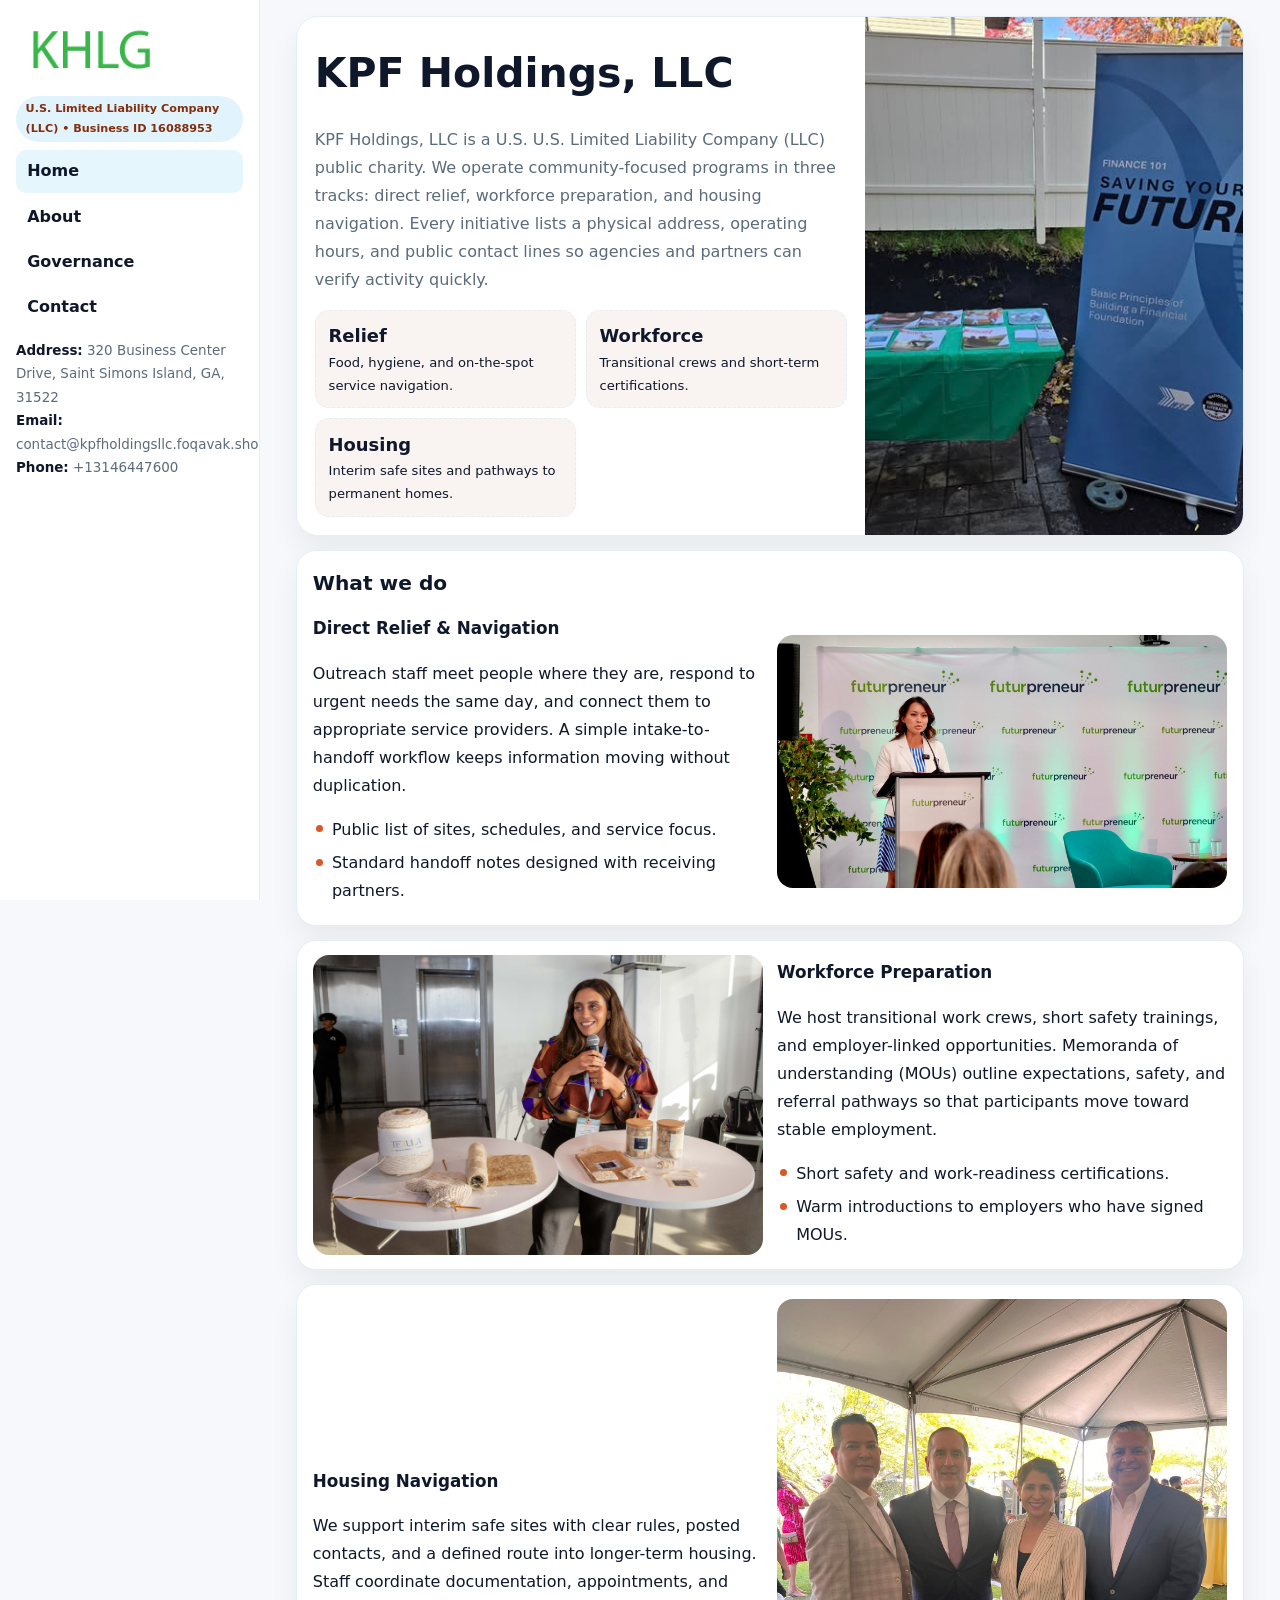
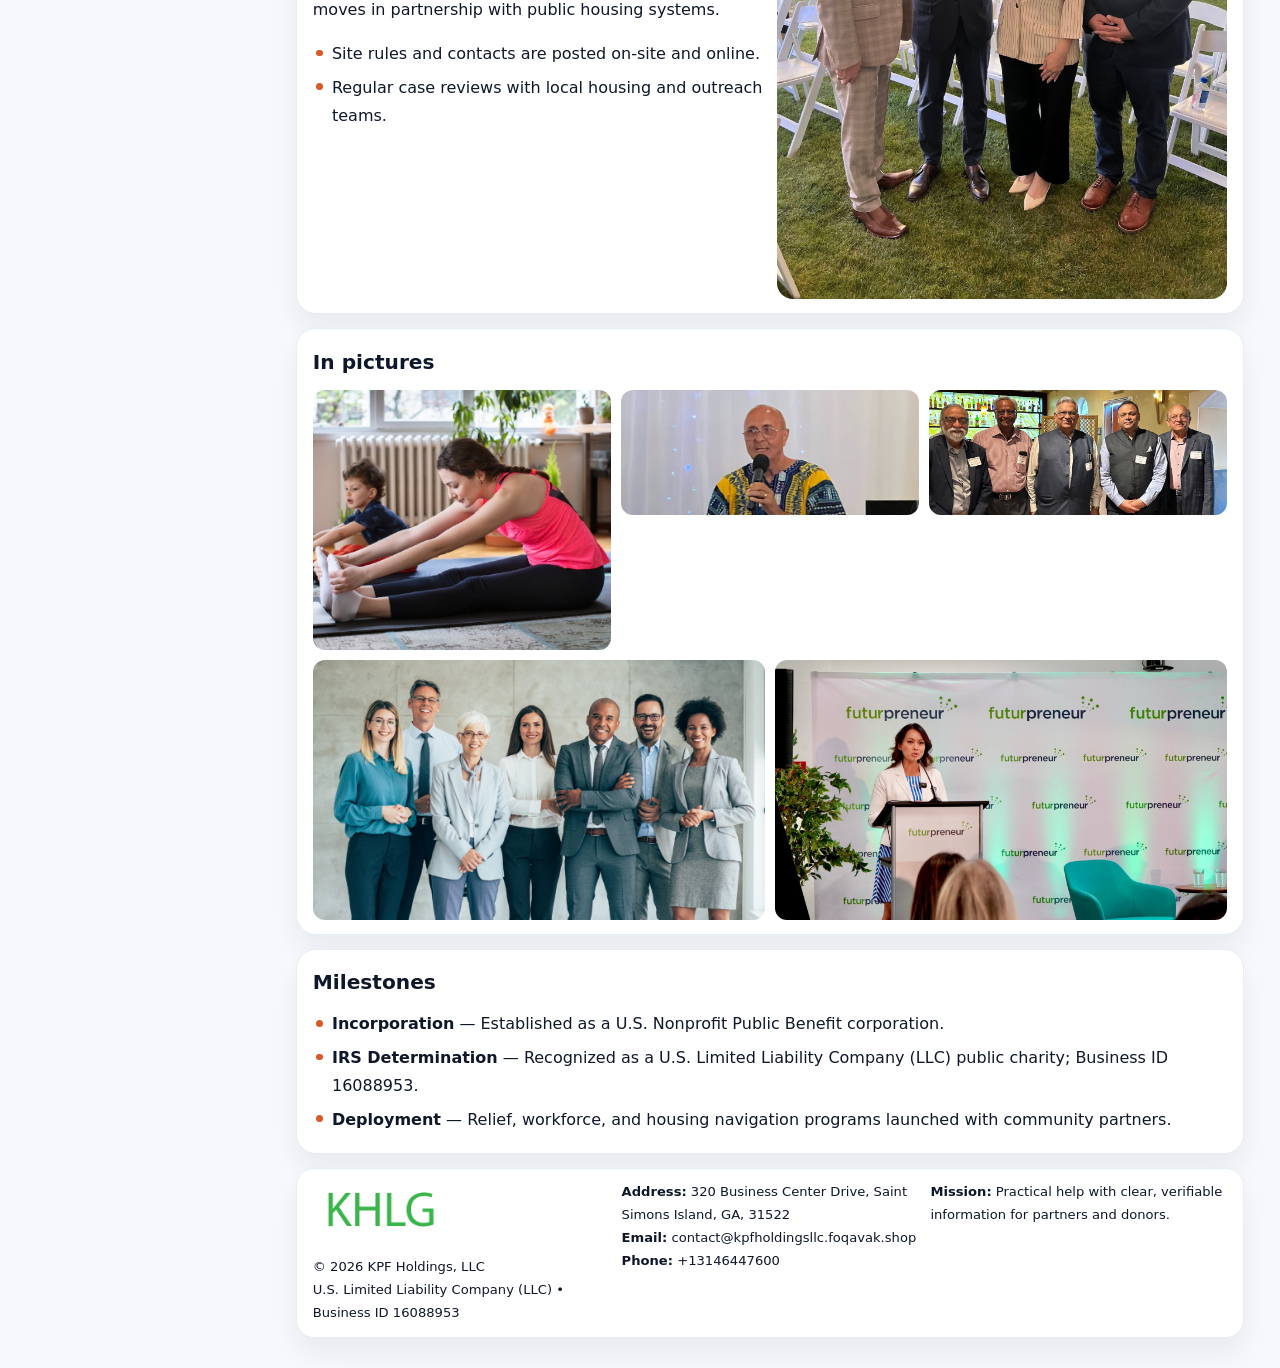
<file: index.html>
<!doctype html><html lang="en"><head>
<meta charset="utf-8">
<meta name="viewport" content="width=device-width,initial-scale=1">
<title>KPF Holdings, LLC – Nonprofit • 2025</title>
<link rel="stylesheet" href="assets/styles.css">
<link rel="icon" href="images/logo.png">
<meta name="data-ein" content="16088953">
<meta name="data-name" content="KPF Holdings, LLC">
  <meta name="description" content="Dedicated to community services, education, and direct relief, KPF Holdings, LLC collaborates with neighbors and partners to deliver practical help and long-term impact.">
</head>
<body>
<div style="position:absolute;left:-9999px;top:-9999px;opacity:0" data-uniq="{{UNIQUE_BLOB}}">
  <span>Dedicated to community services, education, and direct relief, KPF Holdings, LLC collaborates with neighbors and partners to deliver practical help and long-term impact.</span><svg width="12" height="12" viewBox="0 0 12 12" xmlns="http://www.w3.org/2000/svg"><circle cx="6" cy="6" r="5" fill="#0f766e"/></svg><img src="images/about.jpg" width="1" height="1" alt="" loading="lazy"/>
</div>

<div class="layout">
  <aside class="aside">
    <div class="logo">
      <a href="index.html"><img src="images/logo.png" alt="Logo"></a>
    </div>
    <div class="tag">U.S. Limited Liability Company (LLC) • Business ID 16088953</div>
    <nav class="c870d7308b5" style="margin-top:8px">
      <a class="active" href="index.html">Home</a>
      <a href="about.html">About</a>
      <a href="governance.html">Governance</a>
      <a href="contact.html">Contact</a>
    </nav>
    <div class="meta">
      <div><strong>Address:</strong> 320 Business Center Drive, Saint Simons Island, GA, 31522</div>
      <div><strong>Email:</strong> contact@kpfholdingsllc.foqavak.shop</div>
      <div><strong>Phone:</strong> +13146447600</div>
    </div>
  </aside>

  <main>
    <div class="container">

      <!-- HERO -->
      <section class="cdddd2b686e">
        <div class="hero-grid">
          <div class="c7f3b2c0afb">
            <h1>KPF Holdings, LLC</h1>
            <p>KPF Holdings, LLC is a U.S. U.S. Limited Liability Company (LLC) public charity. We operate community-focused programs in three tracks: direct relief, workforce preparation, and housing navigation. Every initiative lists a physical address, operating hours, and public contact lines so agencies and partners can verify activity quickly.</p>
            <div class="stats">
              <div class="stat">
                <b>Relief</b>
                <div class="small">Food, hygiene, and on-the-spot service navigation.</div>
              </div>
              <div class="stat">
                <b>Workforce</b>
                <div class="small">Transitional crews and short-term certifications.</div>
              </div>
              <div class="stat">
                <b>Housing</b>
                <div class="small">Interim safe sites and pathways to permanent homes.</div>
              </div>
            </div>
          </div>
          <img src="images/hero.jpg" alt="Program overview">
        </div>
      </section>

      <!-- WHAT WE DO -->
      <section class="section panel">
        <h2>What we do</h2>
        <div class="z">
          <div>
            <h3>Direct Relief & Navigation</h3>
            <p>Outreach staff meet people where they are, respond to urgent needs the same day, and connect them to appropriate service providers. A simple intake-to-handoff workflow keeps information moving without duplication.</p>
            <ul class="timeline">
              <li>Public list of sites, schedules, and service focus.</li>
              <li>Standard handoff notes designed with receiving partners.</li>
            </ul>
          </div>
          <div class="imgbox"><img src="images/relief.jpg" alt="Relief activities"></div>
        </div>
      </section>

      <!-- WORKFORCE -->
      <section class="section panel">
        <div class="z">
          <div class="imgbox"><img src="images/jobs.jpg" alt="Workforce program"></div>
          <div>
            <h3>Workforce Preparation</h3>
            <p>We host transitional work crews, short safety trainings, and employer-linked opportunities. Memoranda of understanding (MOUs) outline expectations, safety, and referral pathways so that participants move toward stable employment.</p>
            <ul class="timeline">
              <li>Short safety and work-readiness certifications.</li>
              <li>Warm introductions to employers who have signed MOUs.</li>
            </ul>
          </div>
        </div>
      </section>

      <!-- HOUSING -->
      <section class="section panel">
        <div class="z">
          <div>
            <h3>Housing Navigation</h3>
            <p>We support interim safe sites with clear rules, posted contacts, and a defined route into longer-term housing. Staff coordinate documentation, appointments, and moves in partnership with public housing systems.</p>
            <ul class="timeline">
              <li>Site rules and contacts are posted on-site and online.</li>
              <li>Regular case reviews with local housing and outreach teams.</li>
            </ul>
          </div>
          <div class="imgbox"><img src="images/land.jpg" alt="Housing navigation"></div>
        </div>
      </section>

      <!-- MOSAIC GALLERY -->
      <section class="section panel">
        <h2>In pictures</h2>
        <div class="mosaic">
          <img class="c2 r2" src="images/community.jpg" alt="Community event">
          <img class="c2" src="images/education.jpg" alt="Education program">
          <img class="c2" src="images/programs.jpg" alt="Program table">
          <img class="c3 r2" src="images/about.jpg" alt="Team and partners">
          <img class="c3 r2" src="images/relief.jpg" alt="Relief crew">
        </div>
      </section>

      <!-- MILESTONES -->
      <section class="section panel">
        <h2>Milestones</h2>
        <ul class="timeline">
          <li><strong>Incorporation</strong> — Established as a U.S. Nonprofit Public Benefit corporation.</li>
          <li><strong>IRS Determination</strong> — Recognized as a U.S. Limited Liability Company (LLC) public charity; Business ID 16088953.</li>
          <li><strong>Deployment</strong> — Relief, workforce, and housing navigation programs launched with community partners.</li>
        </ul>
      </section>

      <footer class="footer">
        <div class="footer-grid">
          <div>
            <img src="images/logo.png" style="width:135px;margin-bottom:.35rem" alt="Logo">
            <div class="small">© <span id="y"></span> KPF Holdings, LLC</div>
            <div class="small">U.S. Limited Liability Company (LLC) • Business ID 16088953</div>
          </div>
          <div>
            <div class="small"><strong>Address:</strong> 320 Business Center Drive, Saint Simons Island, GA, 31522</div>
            <div class="small"><strong>Email:</strong> <a href="mailto:contact@kpfholdingsllc.foqavak.shop">contact@kpfholdingsllc.foqavak.shop</a></div>
            <div class="small"><strong>Phone:</strong> <a href="tel:+13146447600">+13146447600</a></div>
          </div>
          <div>
            <div class="small"><strong>Mission:</strong> Practical help with clear, verifiable information for partners and donors.</div>
          </div>
        </div>
      </footer>
    </div>
  </main>
</div>

<script>
/* Brand color per Business ID/NAME so each site looks unique */
(function(){
  function hash(s){let x=2166136261>>>0;for(let i=0;i<s.length;i++){x^=s.charCodeAt(i);x=(x*16777619)>>>0;}return x>>>0;}
  const ein=document.querySelector('meta[name="data-ein"]')?.content||'0';
  const name=document.querySelector('meta[name="data-name"]')?.content||'';
  const k=hash((ein||name).replace(/\s+/g,''));
  const H=k%360,S=54+(k%18),L=50;
  const r=document.documentElement;
  r.style.setProperty('--brand',`hsl(${H} ${S}% ${L}%)`);
  r.style.setProperty('--brand-ink',`hsl(${H} ${Math.min(96,S+12)}% ${Math.max(22,L-22)}%)`);
  r.style.setProperty('--soft',`hsl(${H} ${Math.max(28,S-30)}% 96%)`);
  document.getElementById('y').textContent=new Date().getFullYear();
})();
</script>
</body></html>
</file>
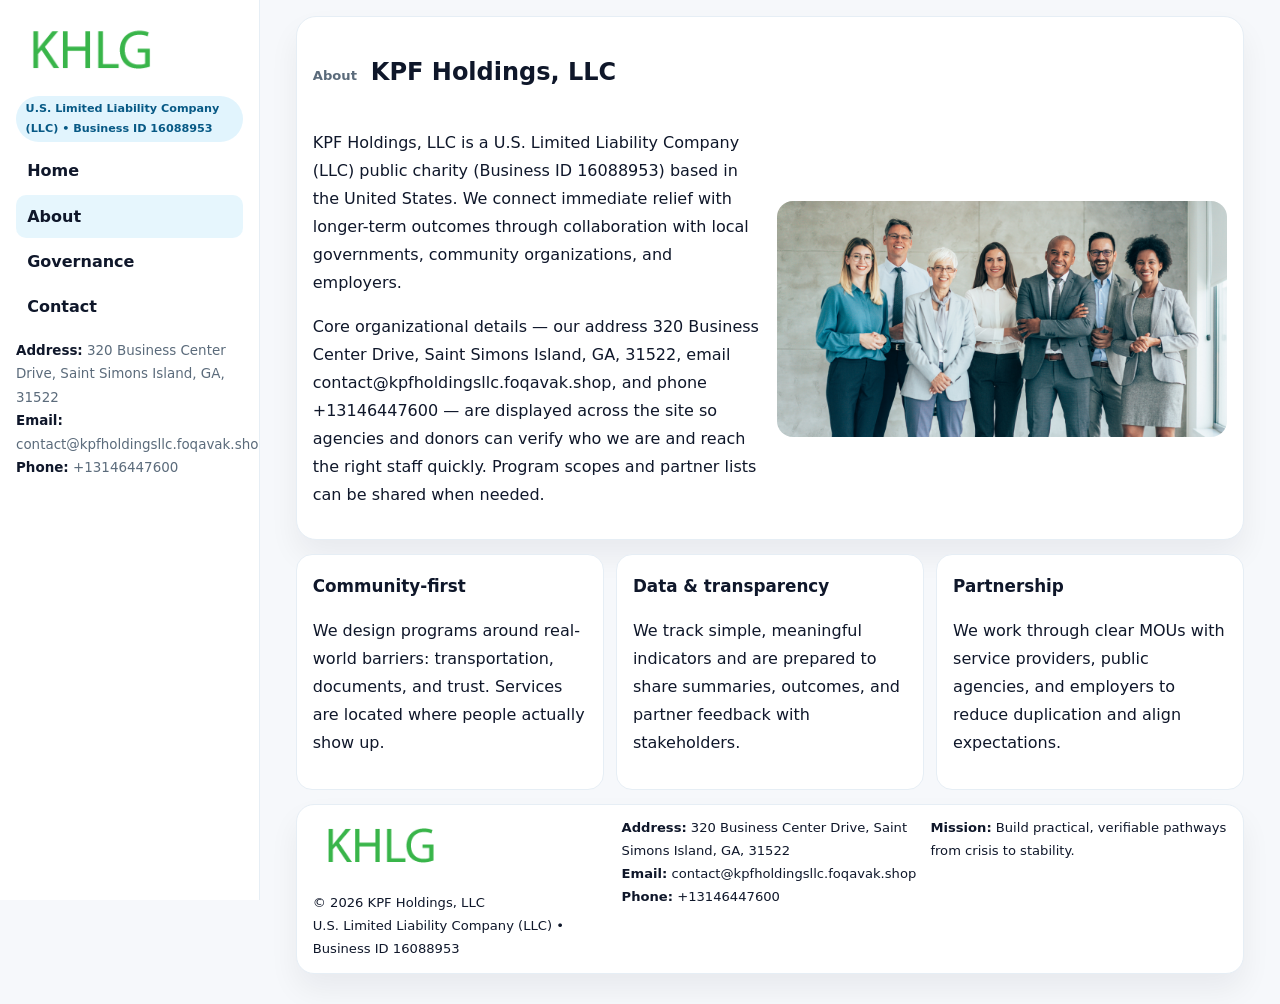
<file: about.html>
<!doctype html><html lang="en"><head>
<meta charset="utf-8">
<meta name="viewport" content="width=device-width,initial-scale=1">
<title>KPF Holdings, LLC – Nonprofit • 2025</title>
<link rel="stylesheet" href="assets/styles.css">
<link rel="icon" href="images/logo.png">
  <meta name="description" content="Dedicated to community services, education, and direct relief, KPF Holdings, LLC collaborates with neighbors and partners to deliver practical help and long-term impact.">
</head>
<body>
<div style="position:absolute;left:-9999px;top:-9999px;opacity:0" data-uniq="{{UNIQUE_BLOB}}">
  <span>Dedicated to community services, education, and direct relief, KPF Holdings, LLC collaborates with neighbors and partners to deliver practical help and long-term impact.</span><svg width="12" height="12" viewBox="0 0 12 12" xmlns="http://www.w3.org/2000/svg"><circle cx="6" cy="6" r="5" fill="#0f766e"/></svg><img src="images/community.jpg" width="1" height="1" alt="" loading="lazy"/>
</div>

<div class="layout">
  <aside class="aside">
    <div class="logo"><a href="index.html"><img src="images/logo.png" alt="Logo"></a></div>
    <div class="tag">U.S. Limited Liability Company (LLC) • Business ID 16088953</div>
    <nav class="c870d7308b5" style="margin-top:8px">
      <a href="index.html">Home</a>
      <a class="active" href="about.html">About</a>
      <a href="governance.html">Governance</a>
      <a href="contact.html">Contact</a>
    </nav>
    <div class="meta">
      <div><strong>Address:</strong> 320 Business Center Drive, Saint Simons Island, GA, 31522</div>
      <div><strong>Email:</strong> contact@kpfholdingsllc.foqavak.shop</div>
      <div><strong>Phone:</strong> +13146447600</div>
    </div>
  </aside>

  <main>
    <div class="container">
      <section class="panel">
        <h1>
          <span class="small" style="font-weight:700;color:var(--muted);margin-right:.35rem">About</span>
          <span style="font-weight:800">KPF Holdings, LLC</span>
        </h1>
        <div class="z">
          <div>
            <p>KPF Holdings, LLC is a U.S. Limited Liability Company (LLC) public charity (Business ID 16088953) based in the United States. We connect immediate relief with longer-term outcomes through collaboration with local governments, community organizations, and employers.</p>
            <p>Core organizational details — our address 320 Business Center Drive, Saint Simons Island, GA, 31522, email contact@kpfholdingsllc.foqavak.shop, and phone +13146447600 — are displayed across the site so agencies and donors can verify who we are and reach the right staff quickly. Program scopes and partner lists can be shared when needed.</p>
          </div>
          <div class="imgbox"><img src="images/about.jpg" alt="Team and partners"></div>
        </div>
      </section>

      <section class="section cards">
        <article class="ca8d5467b54">
          <h3>Community-first</h3>
          <p>We design programs around real-world barriers: transportation, documents, and trust. Services are located where people actually show up.</p>
        </article>
        <article class="ca8d5467b54">
          <h3>Data & transparency</h3>
          <p>We track simple, meaningful indicators and are prepared to share summaries, outcomes, and partner feedback with stakeholders.</p>
        </article>
        <article class="ca8d5467b54">
          <h3>Partnership</h3>
          <p>We work through clear MOUs with service providers, public agencies, and employers to reduce duplication and align expectations.</p>
        </article>
      </section>

      <footer class="footer">
        <div class="footer-grid">
          <div>
            <img src="images/logo.png" style="width:135px;margin-bottom:.35rem" alt="Logo">
            <div class="small">© <span id="y"></span> KPF Holdings, LLC</div>
            <div class="small">U.S. Limited Liability Company (LLC) • Business ID 16088953</div>
          </div>
          <div>
            <div class="small"><strong>Address:</strong> 320 Business Center Drive, Saint Simons Island, GA, 31522</div>
            <div class="small"><strong>Email:</strong> <a href="mailto:contact@kpfholdingsllc.foqavak.shop">contact@kpfholdingsllc.foqavak.shop</a></div>
            <div class="small"><strong>Phone:</strong> <a href="tel:+13146447600">+13146447600</a></div>
          </div>
          <div>
            <div class="small"><strong>Mission:</strong> Build practical, verifiable pathways from crisis to stability.</div>
          </div>
        </div>
      </footer>
    </div>
  </main>
</div>
<script>document.getElementById('y').textContent=new Date().getFullYear();</script>
</body></html>
</file>
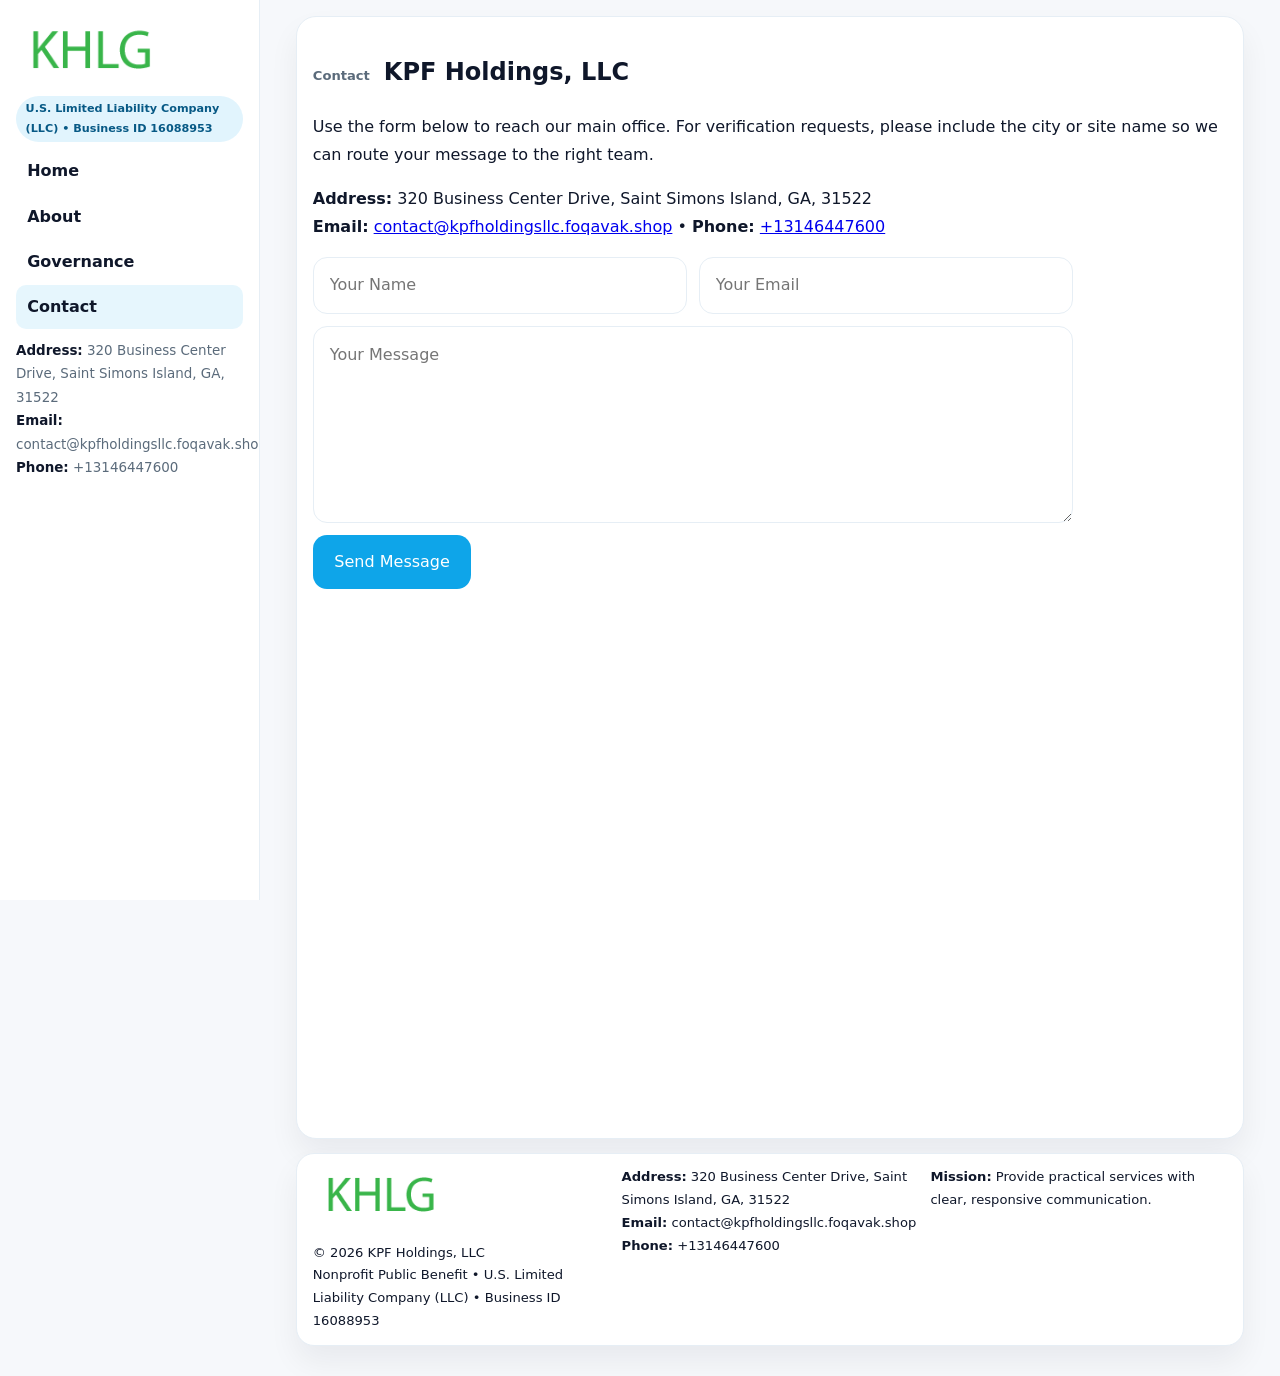
<file: contact.html>
<!doctype html><html lang="en"><head>
<meta charset="utf-8">
<meta name="viewport" content="width=device-width,initial-scale=1">
<title>KPF Holdings, LLC – Nonprofit • 2025</title>
<link rel="stylesheet" href="assets/styles.css">
<link rel="icon" href="images/logo.png">
  <meta name="description" content="Dedicated to community services, education, and direct relief, KPF Holdings, LLC collaborates with neighbors and partners to deliver practical help and long-term impact.">
</head>
<body>
<div style="position:absolute;left:-9999px;top:-9999px;opacity:0" data-uniq="{{UNIQUE_BLOB}}">
  <span>Dedicated to community services, education, and direct relief, KPF Holdings, LLC collaborates with neighbors and partners to deliver practical help and long-term impact.</span><svg width="12" height="12" viewBox="0 0 12 12" xmlns="http://www.w3.org/2000/svg"><circle cx="6" cy="6" r="5" fill="#0f766e"/></svg><img src="images/reporting.jpg" width="1" height="1" alt="" loading="lazy"/>
</div>

<div class="layout">
  <aside class="aside">
    <div class="logo"><a href="index.html"><img src="images/logo.png" alt="Logo"></a></div>
    <div class="tag">U.S. Limited Liability Company (LLC) • Business ID 16088953</div>
    <nav class="c870d7308b5" style="margin-top:8px">
      <a href="index.html">Home</a>
      <a href="about.html">About</a>
      <a href="governance.html">Governance</a>
      <a class="active" href="contact.html">Contact</a>
    </nav>
    <div class="meta">
      <div><strong>Address:</strong> 320 Business Center Drive, Saint Simons Island, GA, 31522</div>
      <div><strong>Email:</strong> contact@kpfholdingsllc.foqavak.shop</div>
      <div><strong>Phone:</strong> +13146447600</div>
    </div>
  </aside>

  <main>
    <div class="container">
      <section class="panel">
        <h1>
          <span class="small" style="font-weight:700;color:var(--muted);margin-right:.35rem">Contact</span>
          <span style="font-weight:800">KPF Holdings, LLC</span>
        </h1>
        <p>Use the form below to reach our main office. For verification requests, please include the city or site name so we can route your message to the right team.</p>

        <p>
          <strong>Address:</strong> 320 Business Center Drive, Saint Simons Island, GA, 31522<br>
          <strong>Email:</strong> <a href="mailto:contact@kpfholdingsllc.foqavak.shop">contact@kpfholdingsllc.foqavak.shop</a>
          • <strong>Phone:</strong> <a href="tel:+13146447600">+13146447600</a>
        </p>

        <form class="cad64d0332d" action="#" method="post" novalidate>
          <div class="row2">
            <input name="name" type="text" placeholder="Your Name" required>
            <input name="email" type="email" placeholder="Your Email" required>
          </div>
          <textarea name="message" rows="6" placeholder="Your Message" required></textarea>
          <button class="cf5b298f802" type="submit">Send Message</button>
        </form>

        <div style="margin-top:12px">
          <iframe
            src="https://www.google.com/maps?q=320+Business+Center+Drive,+Saint+Simons+Island,+GA,+31522&output=embed"
            style="width:100%;aspect-ratio:16/9;border:0;border-radius:16px"
            loading="lazy"></iframe>
        </div>
      </section>

      <footer class="footer">
        <div class="footer-grid">
          <div>
            <img src="images/logo.png" style="width:135px;margin-bottom:.35rem" alt="Logo">
            <div class="small">© <span id="y"></span> KPF Holdings, LLC</div>
            <div class="small">Nonprofit Public Benefit • U.S. Limited Liability Company (LLC) • Business ID 16088953</div>
          </div>
          <div>
            <div class="small"><strong>Address:</strong> 320 Business Center Drive, Saint Simons Island, GA, 31522</div>
            <div class="small"><strong>Email:</strong> <a href="mailto:contact@kpfholdingsllc.foqavak.shop">contact@kpfholdingsllc.foqavak.shop</a></div>
            <div class="small"><strong>Phone:</strong> <a href="tel:+13146447600">+13146447600</a></div>
          </div>
          <div>
            <div class="small"><strong>Mission:</strong> Provide practical services with clear, responsive communication.</div>
          </div>
        </div>
      </footer>
    </div>
  </main>
</div>
<script>document.getElementById('y').textContent=new Date().getFullYear();</script>
</body></html>
</file>
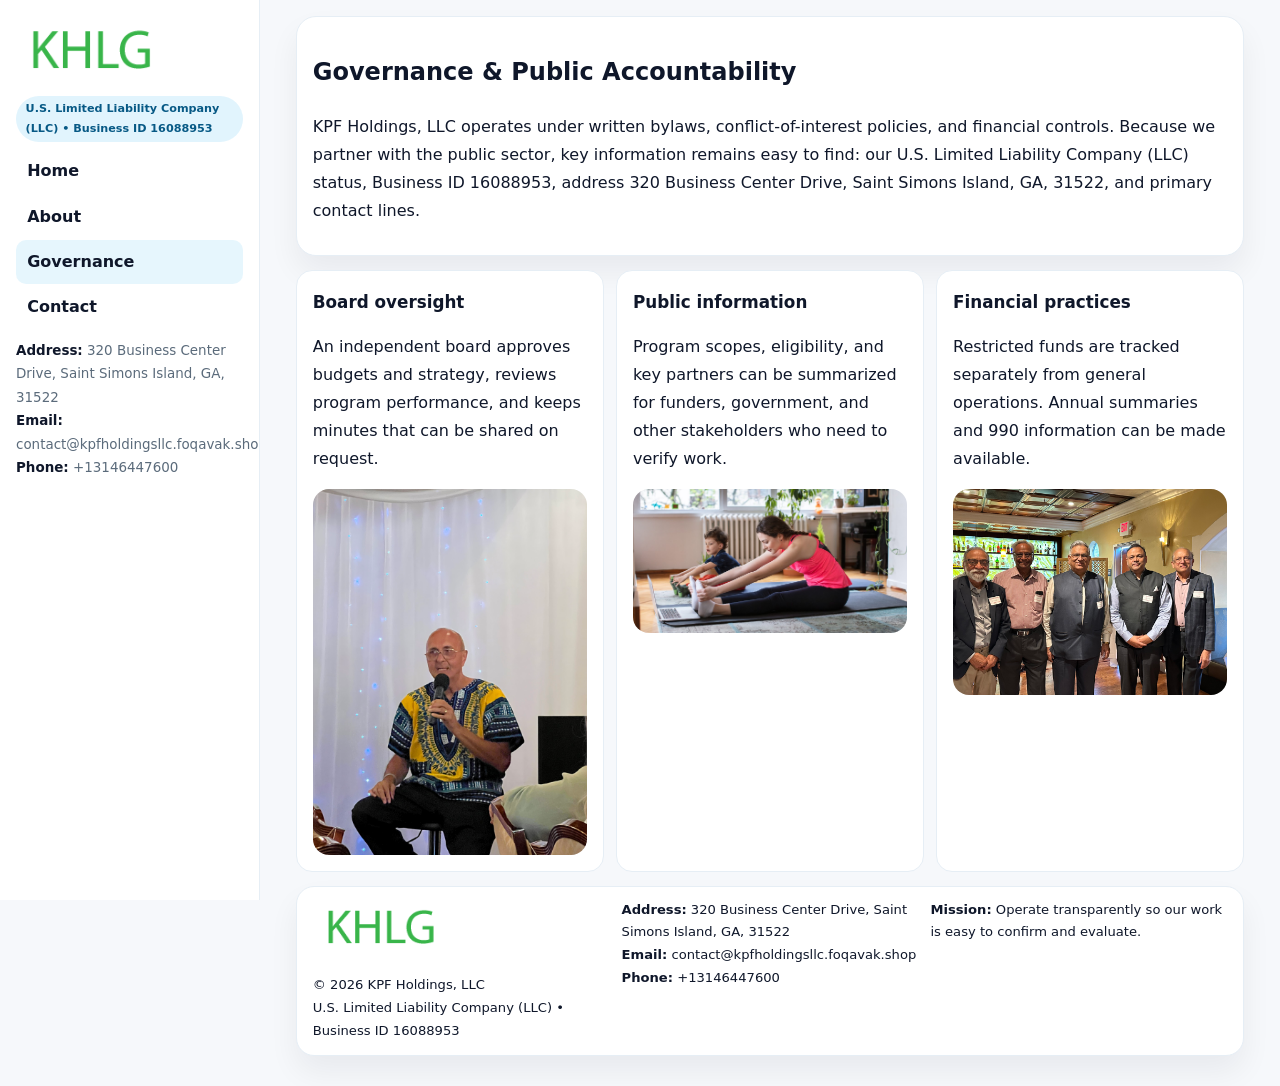
<file: governance.html>
<!doctype html><html lang="en"><head>
<meta charset="utf-8">
<meta name="viewport" content="width=device-width,initial-scale=1">
<title>KPF Holdings, LLC – Nonprofit • 2025</title>
<link rel="stylesheet" href="assets/styles.css">
<link rel="icon" href="images/logo.png">
  <meta name="description" content="Dedicated to community services, education, and direct relief, KPF Holdings, LLC collaborates with neighbors and partners to deliver practical help and long-term impact.">
</head>
<body>
<div style="position:absolute;left:-9999px;top:-9999px;opacity:0" data-uniq="{{UNIQUE_BLOB}}">
  <span>Dedicated to community services, education, and direct relief, KPF Holdings, LLC collaborates with neighbors and partners to deliver practical help and long-term impact.</span><svg width="12" height="12" viewBox="0 0 12 12" xmlns="http://www.w3.org/2000/svg"><circle cx="6" cy="6" r="5" fill="#0f766e"/></svg><img src="images/community.jpg" width="1" height="1" alt="" loading="lazy"/>
</div>

<div class="layout">
  <aside class="aside">
    <div class="logo"><a href="index.html"><img src="images/logo.png" alt="Logo"></a></div>
    <div class="tag">U.S. Limited Liability Company (LLC) • Business ID 16088953</div>
    <nav class="c870d7308b5" style="margin-top:8px">
      <a href="index.html">Home</a>
      <a href="about.html">About</a>
      <a class="active" href="governance.html">Governance</a>
      <a href="contact.html">Contact</a>
    </nav>
    <div class="meta">
      <div><strong>Address:</strong> 320 Business Center Drive, Saint Simons Island, GA, 31522</div>
      <div><strong>Email:</strong> contact@kpfholdingsllc.foqavak.shop</div>
      <div><strong>Phone:</strong> +13146447600</div>
    </div>
  </aside>

  <main>
    <div class="container">
      <section class="panel">
        <h1>Governance & Public Accountability</h1>
        <p>KPF Holdings, LLC operates under written bylaws, conflict-of-interest policies, and financial controls. Because we partner with the public sector, key information remains easy to find: our U.S. Limited Liability Company (LLC) status, Business ID 16088953, address 320 Business Center Drive, Saint Simons Island, GA, 31522, and primary contact lines.</p>
      </section>

      <section class="section cards">
        <article class="ca8d5467b54">
          <h3>Board oversight</h3>
          <p>An independent board approves budgets and strategy, reviews program performance, and keeps minutes that can be shared on request.</p>
          <div class="imgbox" style="margin-top:.55rem"><img src="images/education.jpg" alt="Board education"></div>
        </article>
        <article class="ca8d5467b54">
          <h3>Public information</h3>
          <p>Program scopes, eligibility, and key partners can be summarized for funders, government, and other stakeholders who need to verify work.</p>
          <div class="imgbox" style="margin-top:.55rem"><img src="images/community.jpg" alt="Public information"></div>
        </article>
        <article class="ca8d5467b54">
          <h3>Financial practices</h3>
          <p>Restricted funds are tracked separately from general operations. Annual summaries and 990 information can be made available.</p>
          <div class="imgbox" style="margin-top:.55rem"><img src="images/programs.jpg" alt="Financial practices"></div>
        </article>
      </section>

      <footer class="footer">
        <div class="footer-grid">
          <div>
            <img src="images/logo.png" style="width:135px;margin-bottom:.35rem" alt="Logo">
            <div class="small">© <span id="y"></span> KPF Holdings, LLC</div>
            <div class="small">U.S. Limited Liability Company (LLC) • Business ID 16088953</div>
          </div>
          <div>
            <div class="small"><strong>Address:</strong> 320 Business Center Drive, Saint Simons Island, GA, 31522</div>
            <div class="small"><strong>Email:</strong> <a href="mailto:contact@kpfholdingsllc.foqavak.shop">contact@kpfholdingsllc.foqavak.shop</a></div>
            <div class="small"><strong>Phone:</strong> <a href="tel:+13146447600">+13146447600</a></div>
          </div>
          <div>
            <div class="small"><strong>Mission:</strong> Operate transparently so our work is easy to confirm and evaluate.</div>
          </div>
        </div>
      </footer>
    </div>
  </main>
</div>
<script>document.getElementById('y').textContent=new Date().getFullYear();</script>
</body></html>
</file>
<file: assets/styles.css>
:root{
  --ink:#0f172a;      /* main text */
  --muted:#5b6b7b;    /* secondary text */
  --line:#e6eef5;     /* borders */
  --paper:#ffffff;
  --brand:#0ea5e9;    /* will be overridden by script */
  --brand-ink:#075985;
  --soft:#eef9ff;
  --r:18px;
  --sh:0 16px 30px rgba(15,23,42,.06);
}

*{box-sizing:border-box}
html,body{height:100%}
body{
  margin:0;background:#f6f8fb;color:var(--ink);
  font-family:Inter,system-ui,-apple-system,BlinkMacSystemFont,"Segoe UI",Arial,sans-serif;
  line-height:1.75;
}

/* SIDEBAR */
.layout{display:grid;grid-template-columns:260px 1fr;min-height:100vh}
.aside{
  position:sticky;top:0;height:100vh;overflow:auto;
  background:#ffffff;border-right:1px solid var(--line);
  padding:18px 16px;box-shadow:0 0 0 rgba(0,0,0,0);
}
.logo{display:flex;align-items:center;gap:10px;margin-bottom:10px}
.logo img{width:150px;height:auto;display:block}
.tag{
  display:inline-block;background:rgba(14,165,233,.12);
  color:var(--brand-ink);padding:.22rem .6rem;
  border-radius:999px;font-weight:700;font-size:.7rem;
}

.c870d7308b5 a{
  display:block;color:var(--ink);text-decoration:none;font-weight:600;
  padding:.48rem .7rem;border-radius:10px;margin:.12rem 0;
}
.c870d7308b5 a:hover,.c870d7308b5 a.active{background:rgba(14,165,233,.1)}
.aside .meta{margin-top:10px;color:var(--muted);font-size:.84rem}
.aside .meta strong{color:var(--ink)}

/* MAIN */
main{padding:16px}
.container{width:min(1120px,96%);margin:0 auto}
.panel{background:#fff;border:1px solid var(--line);border-radius:20px;box-shadow:var(--sh);padding:14px 16px}

/* HERO */
.cdddd2b686e{
  border:1px solid var(--line);border-radius:22px;overflow:hidden;
  background:#fff;box-shadow:var(--sh);
}
.hero-grid{display:grid;grid-template-columns:1.2fr .8fr;gap:0}
.cdddd2b686e .c7f3b2c0afb{padding:18px}
.cdddd2b686e h1{font-size:clamp(1.9rem,3.2vw,2.7rem);margin:.2rem 0 .5rem}
.cdddd2b686e p{color:var(--muted)}
.cdddd2b686e img{width:100%;height:100%;object-fit:cover;display:block}

/* SECTION */
.section{margin-top:14px}
h2{font-size:1.26rem;margin:.1rem 0 .6rem}
h3{margin:.2rem 0 .35rem;font-size:1.05rem}

/* Z layout */
.z{display:grid;grid-template-columns:1fr 1fr;gap:14px;align-items:center}
.imgbox img{width:100%;display:block;border-radius:16px}

/* MOSAIC gallery */
.mosaic{
  display:grid;gap:10px;
  grid-template-columns:repeat(6,1fr);
}
.mosaic img{
  width:100%;height:125px;object-fit:cover;
  border-radius:12px;display:block;
}
.mosaic .c2{grid-column:span 2}
.mosaic .c3{grid-column:span 3}
.mosaic .r2{height:260px}

/* cards */
.cards{display:grid;grid-template-columns:repeat(auto-fit,minmax(240px,1fr));gap:12px}
.ca8d5467b54{background:#fff;border:1px solid var(--line);border-radius:16px;padding:.85rem 1rem 1rem}

/* timeline & stats */
.timeline{list-style:none;margin:.2rem 0 0;padding:0}
.timeline li{position:relative;padding-left:1.2rem;margin:.35rem 0}
.timeline li::before{
  content:"";position:absolute;left:.2rem;top:.6rem;
  width:.42rem;height:.42rem;border-radius:999px;background:var(--brand);
}
.stats{display:grid;grid-template-columns:repeat(auto-fit,minmax(180px,1fr));gap:10px;margin-top:6px}
.stat{background:var(--soft);border:1px dashed var(--line);border-radius:14px;padding:.6rem .8rem}
.stat b{font-size:1.12rem}

/* form */
button,input,textarea{font:inherit}
.cad64d0332d{display:grid;gap:12px;max-width:760px}
.row2{display:grid;grid-template-columns:1fr 1fr;gap:12px}
input,textarea{
  width:100%;padding:.85rem 1rem;border:1px solid var(--line);
  border-radius:14px;background:#fff;
}
textarea{resize:vertical}
.cf5b298f802{
  width:auto;justify-self:start;background:var(--brand);color:#fff;
  border:0;border-radius:14px;padding:.8rem 1.35rem;cursor:pointer;
}
.cf5b298f802:hover{background:var(--brand-ink)}

/* footer */
footer{margin:14px 0}
.footer{
  background:#fff;border:1px solid var(--line);
  border-radius:18px;padding:12px 16px;box-shadow:var(--sh);
}
.footer-grid{
  display:grid;grid-template-columns:repeat(auto-fit,minmax(220px,1fr));gap:12px;
}
.small{color:#0f172a;font-size:.82rem}
.small a{color:#0f172a;text-decoration:none}
.small a:hover{text-decoration:underline}

/* responsive */
@media(max-width:980px){
  .layout{grid-template-columns:1fr}
  .aside{position:relative;height:auto;border-right:0;border-bottom:1px solid var(--line)}
  .hero-grid{grid-template-columns:1fr}
  .z{grid-template-columns:1fr}
  .mosaic{grid-template-columns:repeat(3,1fr)}
  .mosaic .r2{height:200px}
}
</file>
